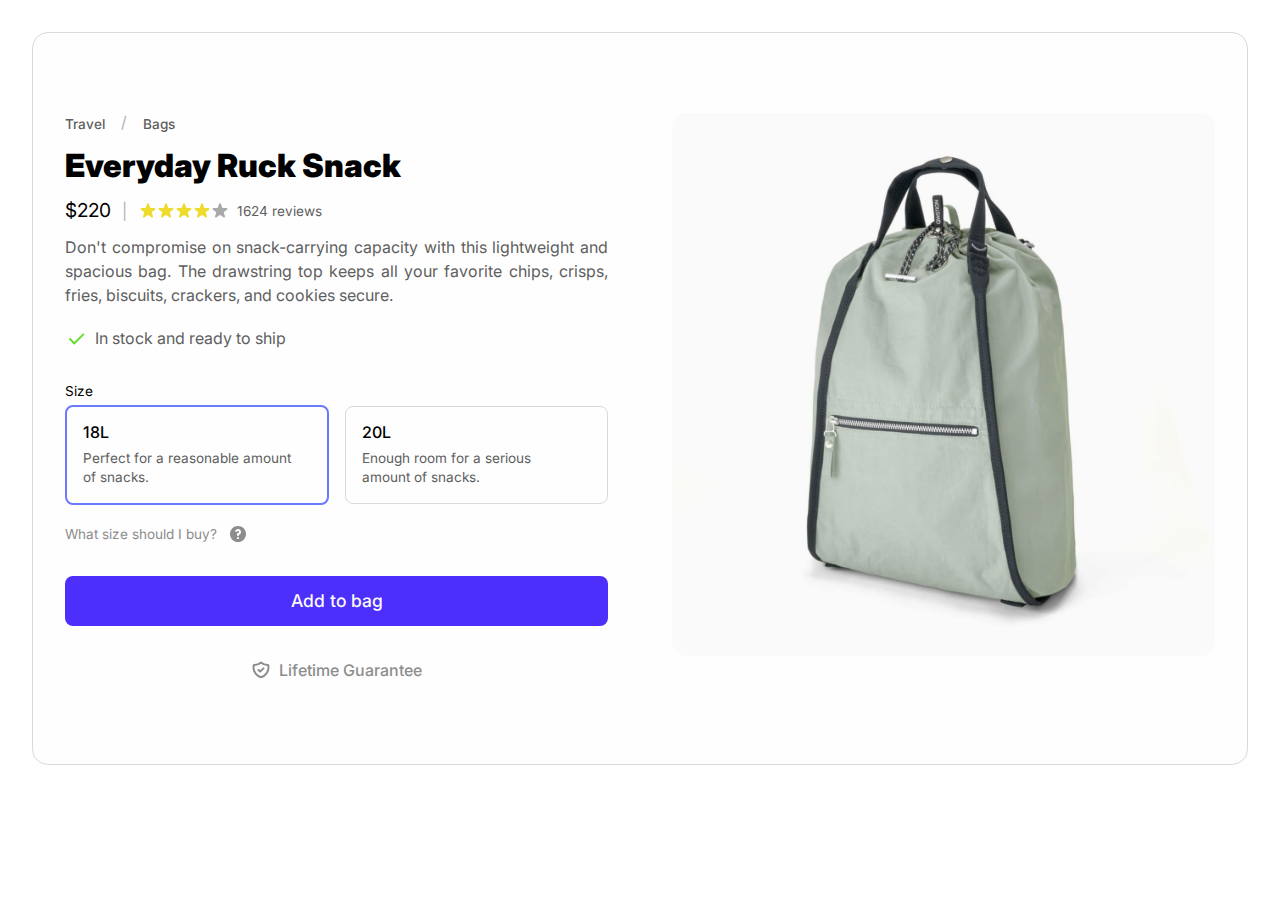
<file: index.html>
<!DOCTYPE html>
<html lang="en">
<head>
    <meta charset="UTF-8">
    <meta http-equiv="X-UA-Compatible" content="IE=edge">
    <meta name="viewport" content="width=device-width, initial-scale=1.0">
    <title>Tailwind Assignment</title>
    <link rel="stylesheet" href="./style.css">
</head>
<body>
    

        <div class="component-div">
            <div class="component-description">
                <div class="first-div">
                    <div class="travel-div">
                       <a href="#">Travel</a>
                    </div>

                    <div class="slash-div">
                        <p>/</p>
                    </div>

                    <div class="bags-div">
                       <a href="#">Bags</a>
                    </div>
                </div>

                <div class="second-div">
                    <h1>Everyday Ruck Snack</h1>
                </div>

                <div class="third-div">
                    <div class="amount-div">
                        <p>$220</p>
                    </div>

                    <div class="line-div">
                        <p>|</p>
                    </div>

                    <div class="stars-review-div">
                        <div class="stars-image-div">
                            <img src="./images/Stars.svg" alt="Star Images">
                        </div>
    
                        <div class="reviews-div">
                            <p>1624 reviews</p>
                        </div>
    
                    </div>

                    
                </div>

                <div class="fourth-div">
                    <p>Don't compromise on snack-carrying capacity with this lightweight and spacious bag. The drawstring top keeps all your favorite chips, crisps, fries, biscuits, crackers, and cookies secure.</p>
                </div>

                <div class="fifth-div">
                    <div class="check-div">
                        <img src="./images/check.svg" alt="Check Image">
                    </div>

                    <div class="stock-div">
                        <p>In stock and ready to ship</p>
                    </div>
                </div>

                <div class="middle-div2">
                    <img class="middle-div-img"src="./images/bag.svg" alt="component image">
        
                </div>

                <div class="sixth-div">
                    <p>Size</p>
                </div>

                <div class="seventh-div">
                    <div class="reveal-left-div" id="revealLeftDiv">
                        <div class="first-size-div">
                            <p>18L</p>

                        </div>

                        <div class="perfect-div">
                            <p>Perfect for a reasonable amount of snacks.</p>

                        </div>
                        
                    </div>

                    <div class="right-div" id="rightDiv">
                        <div class="second-size-div">
                            <p>20L</p>

                        </div>

                        <div class="enough-div">
                            <p>Enough room for a serious amount of snacks.</p>
                        </div>

                    </div>
                </div>

                <div class="eight-div">
                   <a href="">
                     <div class="what-div">
                        <p>What size should I buy?</p>

                    </div>

                    <div class="question-mark-div">
                        <img src="./images/QuestionMarkCircle.svg" alt="Question Mark Image">
                    </div>
                   </a>
                </div>

                <div class="nineth-div">
                   <button>
                    <a href="#">Add to bag</a>
                   </button>

                </div>

                <div class="tenth-div">
                   <button class="tenth-div-button">
                    <a href="#" class="tenth-div-link">
                         <div class="check-outline-div">
                        <img src="./images/ShieldCheckOutline.svg" alt="Check Outline">
                    </div>

                    <div class="lifetime-div">
                        <p>Lifetime Guarantee</p>
                    </div>

                    </a>
                   
                   </button>
                </div>

            </div>

            <div class="component-image">
                <img src="./images/bag.svg" alt="component image">
    
            </div>
        </div>
        <script src="./index.js"></script>

       

    
</body>
</html>
</file>
<file: style.css>
@import url('https://fonts.googleapis.com/css2?family=Inter&family=Manrope&display=swap');

*{
    margin: 0;
    padding: 0;
    box-sizing: border-box;
    font-family:'Inter', sans-serif;
}

body{
    background-color: white;
    padding: 2rem;
}

.component-div{
    width: 100%;
    height: auto;
    margin: 0 auto;
    display: flex;
    flex-direction: row;
    justify-content: center;
    column-gap: 4rem;
    background-color: #fefefe;
    border: 0.5px solid #D9D9D9;
    border-radius: 1rem;
    padding-top: 5rem;
    padding-bottom: 5rem;
    padding-left: 2rem;
    padding-right: 2rem;
}

.component-description{
    width: 50%;
    height: auto;
}

.first-div{
    width: fit-content;
    height: auto;
    display: flex;
    flex-direction: row;
    column-gap: 1rem;
    align-items: center;
    margin-bottom: 0.8rem;
}

.travel-div{
    width: fit-content;
    height: auto;
}


.travel-div a{
    color: #5F5F5F;
    font-size: 0.85rem;
    font-weight: 500;
    line-height: 1rem;
    text-decoration: none;
}

.travel-div a:hover {
    color: #0D0D0D;
}


.slash-div{
    width: fit-content;
    height: auto;
}

.slash-div p{
    font-size: 1rem;
    line-height: 1.2rem;
    color: #b3b3b3;
}

.bags-div{
    width: fit-content;
    height: auto;
}

.bags-div a{
    font-size: 0.85rem;
    line-height: 1rem;
    font-weight: 500;
    color: #5f5f5f;
    text-decoration: none;
}

.bags-div a:hover{
    color: #0D0D0D;
}

.second-div{
    width: fit-content;
    height: auto;
    margin-bottom: 0.8rem;
}

.second-div h1{
    font-size: 2rem;
    line-height: 2.5rem;
    color: black;
    font-weight: 900;
}

.third-div{
    width: fit-content;
    height: auto;
    display: flex;
    flex-direction: row;
    align-items: center;
    column-gap: 0.7rem;
    margin-bottom: 0.8rem;
}


.amount-div{
    width: fit-content;
    height: auto;
}

.amount-div p{
    font-size: 1.2rem;
    line-height: 1.4rem;
    font-weight: 400;
}

.line-div{
    width: fit-content;
    height: auto;
}

.line-div p{
    font-size: 1rem;
    line-height: 1.5rem;
    color: #b3b3b3;
}

.stars-review-div{
    width: fit-content;
    height: auto;
    display: flex;
    flex-direction: row;
    align-items: center;
    column-gap: 0.4rem;
}

.stars-image-div{
    width: 92px;
    height: 20px;
}

.stars-image-div img{
    width: 92px;
    height: 20px;
}

.reviews-div{
    width: fit-content;
    height: auto;
}

.reviews-div p{
    font-size: 0.85rem;
    line-height: 1rem;
    color: #5f5f5f;
}

.fourth-div{
    width: 100%;
    height: auto;
    margin-bottom: 1.2rem;
}

.fourth-div p{
    font-size: 1rem;
    line-height: 1.5rem;
    text-align: justify;
    color: #5f5f5f;
}

.fifth-div{
    width: fit-content;
    height: auto;
    display: flex;
    flex-direction: row;
    align-items: center;
    column-gap: 0.4rem;
    margin-bottom: 2rem;
}

.check-div{
    width: 24px;
    height: 24px;
}

.check-div img{
    width: 24px;
    height: 24px;
}

.stock-div{
    width: fit-content;
    height: auto;
}

.stock-div p{
    font-size: 1rem;
    line-height: 1.2rem;
    color: #5f5f5f;
}

.middle-div2{
    width: 100%;
    height: auto;
    display: none;
    
}

.middle-div-img{
    width: 34.375rem;
    height: 34.375rem;
}

.sixth-div{
    width: fit-content;
    height: auto;
    margin-bottom: 0.4rem;
}

.sixth-div p{
    font-size: 0.85rem;
    line-height: 1rem;
    color: black;
}

.seventh-div{
    width: fit-content;
    height: auto;
    display: flex;
    flex-direction: row;
    align-items: center;
    column-gap: 1rem;
    margin-bottom: 1.2rem;
}
.left-div{
    width: 100%;
    height: auto;
    display: flex;
    flex-direction: column;
    row-gap: 0.4rem;
    padding: 1rem 2rem 1rem 1rem;
    border: 0.5px solid #d9d9d9;
    border-radius: 0.5rem;
    cursor: pointer;
}

.reveal-left-div{
    width: 100%;
    height: auto;
    display: flex;
    flex-direction: column;
    row-gap: 0.4rem;
    padding: 1rem 2rem 1rem 1rem;
    border: 2px solid #6A79FD;
    border-radius: 0.5rem;
    cursor: pointer;
}

.first-size-div{
    width: fit-content;
    height: auto;
}

.first-size-div p{
    font-size: 1rem;
    line-height: 1.2rem;
    font-weight: 500;
    color: black;
}

.perfect-div{
    width: fit-content;
    height: auto;
}

.perfect-div p{
    font-size: 0.85rem;
    line-height: 1.2rem;
    color: #5F5F5F;
}

.right-div{
    width: 100%;
    height: auto;
    display: flex;
    flex-direction: column;
    row-gap: 0.4rem;
    padding: 1rem 2rem 1rem 1rem;
    border: 0.5px solid #d9d9d9;
    border-radius: 0.5rem;
    cursor: pointer;
}

.reveal-right-div{
    width: 100%;
    height: auto;
    display: flex;
    flex-direction: column;
    row-gap: 0.4rem;
    padding: 1rem 2rem 1rem 1rem;
    border: 2px solid #6A79FD;
    border-radius: 0.5rem;
    cursor: pointer;
}

.second-size-div{
    width: fit-content;
    height: auto;
}

.second-size-div p{
    font-size: 1rem;
    line-height: 1.2rem;
    font-weight: 500;
    color: black;
}

.enough-div{
    width: fit-content;
    height: auto;
}

.enough-div p{
    font-size: 0.85rem;
    line-height: 1.2rem;
    color: #5F5F5F;
}

.eight-div{
    width: fit-content;
    height: auto;
}

.eight-div a{
    display: flex;
    flex-direction: row;
    align-items: center;
    column-gap: 0.7rem;
    margin-bottom: 2rem;
    text-decoration: none;
    transition: filter 0.3s ease;
}

.eight-div a:hover{
    filter: invert(100%);
}

.what-div{
    width: fit-content;
    height: auto;
}
.what-div p{
    font-size: 0.85rem;
    line-height: 1.2rem;
    color: #8D8D8D;
}

.question-mark-div{
    width: 20px;
    height: 20px;
}

.question-mark-div img{
    width: 20px;
    height: 20px;
}

.nineth-div{
    width: 100%;
    height: auto;
    margin-bottom: 2rem;
}

.nineth-div button{
    width: 100%;
    height: auto;
    padding-top: 0.8rem;
    padding-bottom: 0.8rem;
    border-radius: 0.5rem;
    border: none;
    background-color: #4C2FFB;
    cursor: pointer;
}

.nineth-div button a{
    font-size: 1.1rem;
    line-height: 1.5rem;
    font-weight: 500;
    color: #fafafa;
    text-decoration: none;
}

.nineth-div button:hover{
    background-color: #2F0EFD;
}


.tenth-div{
    width: 100%;
    height: auto;
    
}

.tenth-div-button{
    width: 100%;
    height: auto;
    border: none;
    background-color: #fefefe;
    
  
}

.tenth-div-link{
    display: flex;
    flex-direction: row;
    column-gap: 0.5rem;
    justify-content: center;
    align-items: center;
    text-decoration: none;
    transition: filter 0.3s ease;
    
}
.tenth-div-link:hover{
    filter: invert(100%);
}

.check-outline-div{
    width: 20px;
    height: 20px;
}


.lifetime-div{
    width: fit-content;
    height: auto;
}

.lifetime-div p{
    font-size: 1rem;
    line-height: 1.5rem;
    color: #8D8D8D;
    font-weight: 500;
}

.component-image{
    width: 50%;
    height: auto;
 
}

.component-image img{
    width: 100%;
    height: auto; 
   
}






@media (max-width: 992px){


    .middle-div2{
        width: 100%;
        height: auto;
        display: flex;
        margin-bottom: 3rem;
        
    }

    .component-div{
        padding: 3rem 8rem;
    }

    .component-image{
        display: none;
    }
    .component-description{
        width: 34.375rem;
        height: auto;
        display: flex;
        flex-direction: column;
        
        
    }

    .seventh-div{
    width: 100%;
    height: auto;
    display: flex;
    flex-direction: row;
    align-items: center;
    column-gap: 1rem;
    margin-bottom: 1.2rem;
    }

    

    

}

@media (max-width: 768px){
    .middle-div2{
        display: flex;
        margin-bottom: 3rem;
    }

    .component-image{
        display: none;
    }
    .component-description{
        width: 100%;
        height: auto;
        display: flex;
        flex-direction: column;
        margin: 0 auto;
        
    }

    .component-div{
        padding: 3rem 2rem;  
    }

    .seventh-div{
        width: 100%;
        height: auto;
        display: flex;
        flex-direction: column;
        justify-content: center;
        
        row-gap: 1rem;
        margin-bottom: 1.2rem;
    }

    .reveal-left-div{
        width: 100%;
        height: auto;
        display: flex;
        flex-direction: column;
        row-gap: 0.4rem;
        padding: 1rem 2rem 1rem 1rem;
        border: 2px solid #6A79FD;
        border-radius: 0.5rem;
    }

    .right-div{
        width: 100%;
        height: auto;
        display: flex;
        flex-direction: column;
        row-gap: 0.4rem;
        padding: 1rem 2rem 1rem 1rem;
        border: 0.5px solid #d9d9d9;
        border-radius: 0.5rem;
    } 

    .middle-div-img{
        width: 100%;
        height: auto;
    }
    

}
</file>
